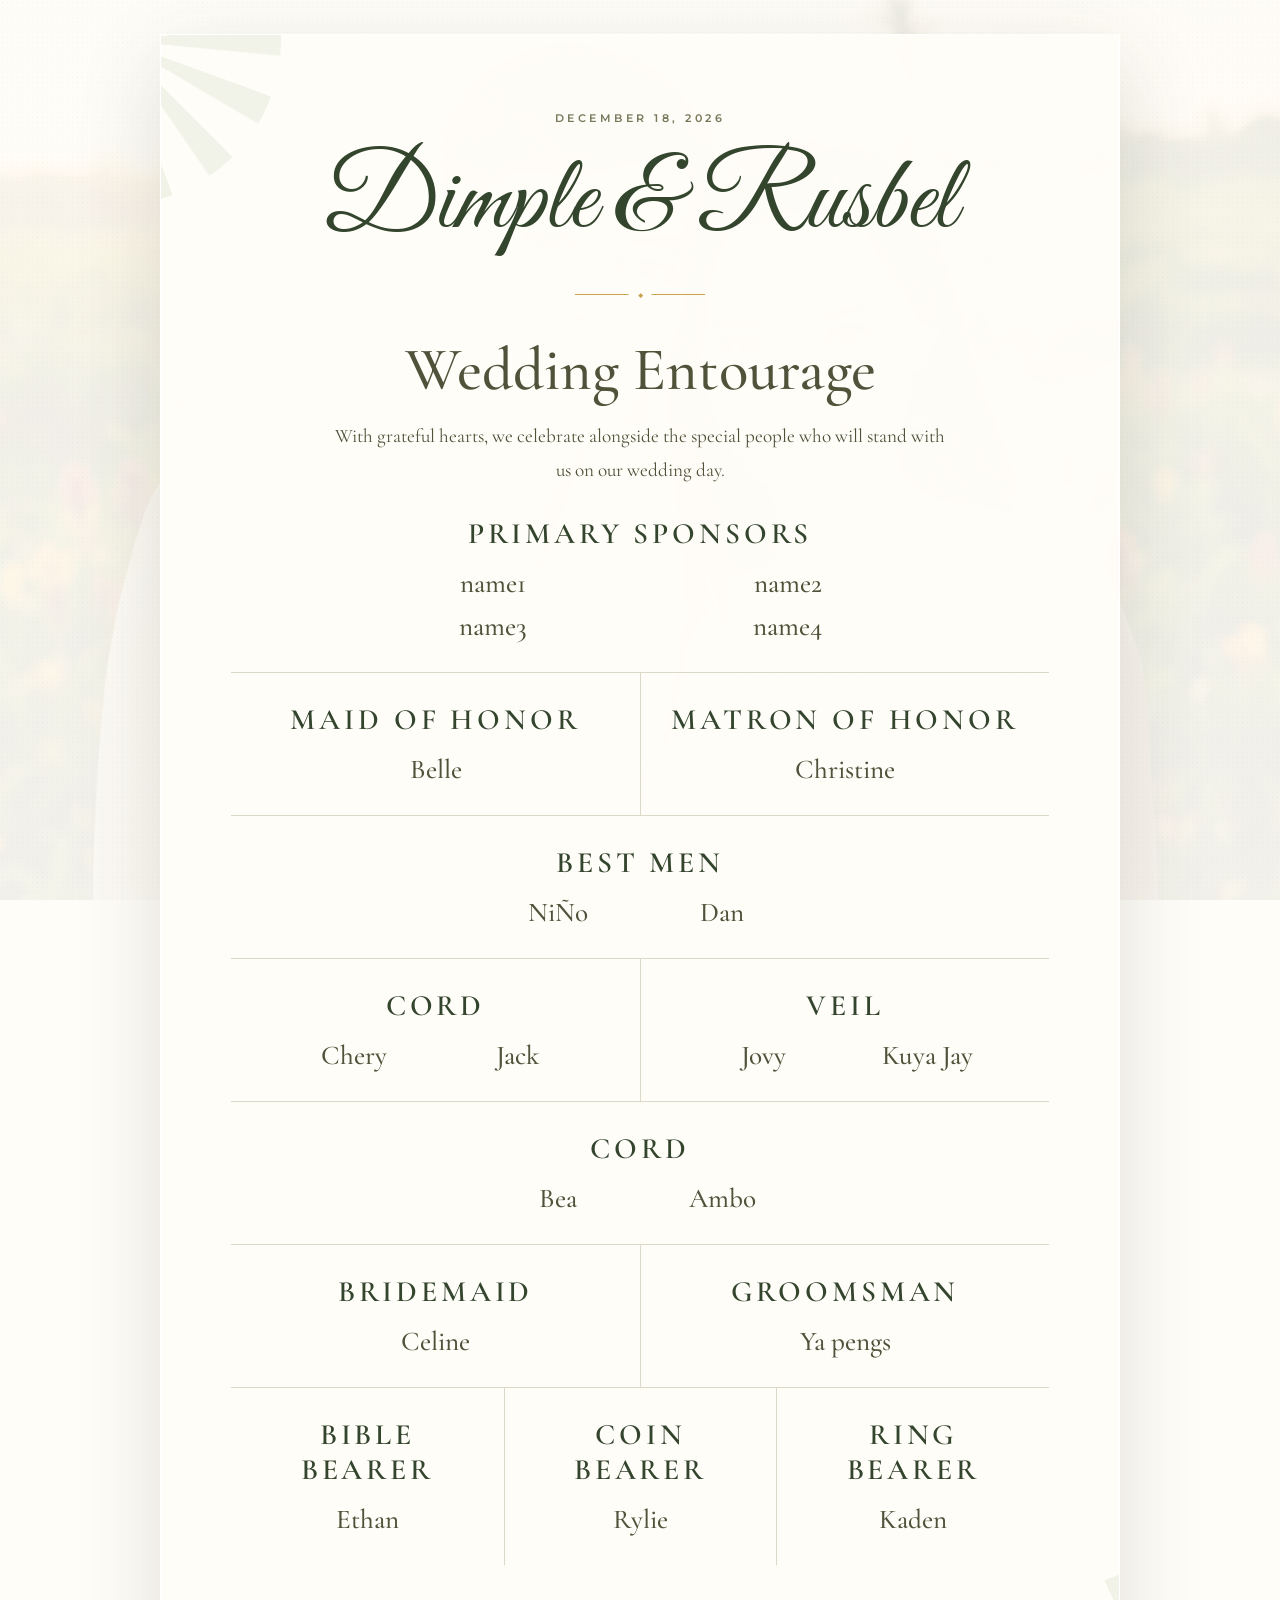
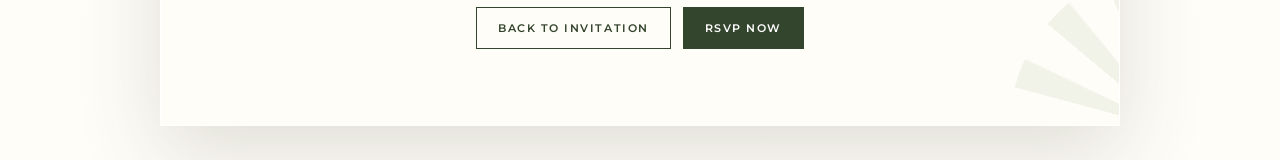
<file: entourage.html>
<!doctype html>
<html lang="en">
<head>
  <meta charset="utf-8">
  <meta name="viewport" content="width=device-width,initial-scale=1">
  <title>Wedding Entourage | Dimple & Rusbel</title>
  <meta name="description" content="The wedding entourage of Dimple and Rusbel.">
  <link rel="preconnect" href="https://fonts.googleapis.com">
  <link rel="preconnect" href="https://fonts.gstatic.com" crossorigin>
  <link href="https://fonts.googleapis.com/css2?family=Cormorant+Garamond:wght@400;500;600&family=Great+Vibes&family=Montserrat:wght@400;500;600&display=swap" rel="stylesheet">
  <style>
    :root{
      --deep:#34452e;
      --ink:#50523a;
      --paper:#fffdf8;
      --cream:#f8f1dc;
      --yellow:#f3d879;
      --gold:#c8a24f;
      --sage:#a9b993;
      --line:rgba(126,119,78,.28);
      --shadow:0 28px 80px rgba(59,62,40,.16);
    }

    *{box-sizing:border-box}
    html{scroll-behavior:smooth}
    body{
      margin:0;
      min-height:100svh;
      font-family:Montserrat,Arial,sans-serif;
      color:var(--ink);
      background:
        linear-gradient(rgba(255,253,248,.92),rgba(255,253,248,.97)),
        url('dimple-rusbel-hero.png') center/cover fixed;
      padding:34px 15px;
    }

    body::before{
      content:"";
      position:fixed;
      inset:0;
      pointer-events:none;
      opacity:.3;
      background-image:radial-gradient(rgba(95,95,65,.15) .55px,transparent .55px);
      background-size:5px 5px;
    }

    .page{
      position:relative;
      width:min(960px,100%);
      margin:auto;
      padding:clamp(34px,7vw,76px) clamp(20px,6vw,70px);
      background:rgba(255,253,248,.94);
      border:1px solid rgba(255,255,255,.9);
      box-shadow:var(--shadow);
      overflow:hidden;
    }

    .page::before,.page::after{
      content:"";
      position:absolute;
      width:330px;
      height:330px;
      border-radius:50%;
      opacity:.16;
      background:repeating-conic-gradient(from 10deg,var(--sage) 0 10deg,transparent 11deg 25deg);
      pointer-events:none;
    }

    .page::before{left:-210px;top:-160px}
    .page::after{right:-220px;bottom:-170px;transform:rotate(150deg)}

    .header{text-align:center;position:relative;z-index:1}
    .eyebrow{font-size:.68rem;letter-spacing:.32em;text-transform:uppercase;font-weight:600;color:#77785b}
    .names{font:400 clamp(3.7rem,10vw,6.6rem) "Great Vibes",cursive;color:var(--deep);margin:12px 0 0}
    h1{font:500 clamp(2.2rem,6vw,3.8rem) "Cormorant Garamond",serif;margin:0}
    .intro{font:1.2rem/1.75 "Cormorant Garamond",serif;max-width:620px;margin:14px auto 0}
    .ornament{width:130px;height:1px;background:var(--gold);margin:25px auto 38px;position:relative}
    .ornament::after{content:"◆";position:absolute;left:50%;top:50%;transform:translate(-50%,-52%);background:var(--paper);padding:0 9px;color:var(--gold);font-size:.55rem}

    .group{
      position:relative;
      z-index:1;
      text-align:center;
      padding:29px 20px;
      border-top:1px solid var(--line);
    }

    .group:first-of-type{border-top:0}
    .group-title{
      margin:0 0 16px;
      font:600 clamp(1.35rem,4vw,1.85rem) "Cormorant Garamond",serif;
      letter-spacing:.13em;
      text-transform:uppercase;
      color:var(--deep);
    }

    .people{display:flex;flex-wrap:wrap;justify-content:center;gap:9px 34px}
    .person{font:500 clamp(1.35rem,3vw,1.7rem) "Cormorant Garamond",serif;min-width:130px}

    .sponsors{
      display:grid;
      grid-template-columns:repeat(2,minmax(150px,1fr));
      max-width:560px;
      gap:10px 30px;
      margin:auto;
    }

    .paired-grid{
      position:relative;
      z-index:1;
      display:grid;
      grid-template-columns:repeat(2,1fr);
      border-top:1px solid var(--line);
    }

    .paired-grid .group{border-top:0}
    .paired-grid .group + .group{border-left:1px solid var(--line)}

    .small-grid{
      position:relative;
      z-index:1;
      display:grid;
      grid-template-columns:repeat(3,1fr);
      border-top:1px solid var(--line);
    }

    .small-grid .group{border-top:0}
    .small-grid .group + .group{border-left:1px solid var(--line)}

    .actions{position:relative;z-index:1;display:flex;justify-content:center;gap:12px;flex-wrap:wrap;margin-top:42px}
    .button{display:inline-flex;align-items:center;justify-content:center;padding:13px 21px;border:1px solid var(--deep);text-decoration:none;font-size:.68rem;font-weight:600;letter-spacing:.14em;text-transform:uppercase;color:var(--deep)}
    .button.primary{background:var(--deep);color:#fff}
    .button:hover{transform:translateY(-2px)}

    @media(max-width:680px){
      body{padding:15px}
      .page{padding:38px 16px}
      .paired-grid,.small-grid{grid-template-columns:1fr}
      .paired-grid .group + .group,.small-grid .group + .group{border-left:0;border-top:1px solid var(--line)}
      .sponsors{grid-template-columns:1fr}
      .group{padding:25px 10px}
    }
  </style>
</head>
<body>
  <main class="page">
    <header class="header">
      <div class="eyebrow">December 18, 2026</div>
      <div class="names">Dimple & Rusbel</div>
      <div class="ornament"></div>
      <h1>Wedding Entourage</h1>
      <p class="intro">With grateful hearts, we celebrate alongside the special people who will stand with us on our wedding day.</p>
    </header>

    <section class="group">
      <h2 class="group-title">Primary Sponsors</h2>
      <div class="sponsors">
        <div class="person">name1</div>
        <div class="person">name2</div>
        <div class="person">name3</div>
        <div class="person">name4</div>
      </div>
    </section>

    <div class="paired-grid">
      <section class="group">
        <h2 class="group-title">Maid of Honor</h2>
        <div class="people"><div class="person">Belle</div></div>
      </section>
      <section class="group">
        <h2 class="group-title">Matron of Honor</h2>
        <div class="people"><div class="person">Christine</div></div>
      </section>
    </div>

    <section class="group">
      <h2 class="group-title">Best Men</h2>
      <div class="people">
        <div class="person">NiÑo</div>
        <div class="person">Dan</div>
      </div>
    </section>

    <div class="paired-grid">
      <section class="group">
        <h2 class="group-title">Cord</h2>
        <div class="people">
          <div class="person">Chery</div>
          <div class="person">Jack</div>
        </div>
      </section>
      <section class="group">
        <h2 class="group-title">Veil</h2>
        <div class="people">
          <div class="person">Jovy</div>
          <div class="person">Kuya Jay</div>
        </div>
      </section>
    </div>

    <section class="group">
      <h2 class="group-title">Cord</h2>
      <div class="people">
        <div class="person">Bea</div>
        <div class="person">Ambo</div>
      </div>
    </section>

    <div class="paired-grid">
      <section class="group">
        <h2 class="group-title">Bridemaid</h2>
        <div class="people"><div class="person">Celine</div></div>
      </section>
      <section class="group">
        <h2 class="group-title">Groomsman</h2>
        <div class="people"><div class="person">Ya pengs</div></div>
      </section>
    </div>

    <div class="small-grid">
      <section class="group">
        <h2 class="group-title">Bible Bearer</h2>
        <div class="people"><div class="person">Ethan</div></div>
      </section>
      <section class="group">
        <h2 class="group-title">Coin Bearer</h2>
        <div class="people"><div class="person">Rylie</div></div>
      </section>
      <section class="group">
        <h2 class="group-title">Ring Bearer</h2>
        <div class="people"><div class="person">Kaden</div></div>
      </section>
    </div>

    <nav class="actions" aria-label="Page navigation">
      <a class="button" href="index.html">Back to Invitation</a>
      <a class="button primary" href="rsvp.html">RSVP Now</a>
    </nav>
  </main>
</body>
</html>
</file>
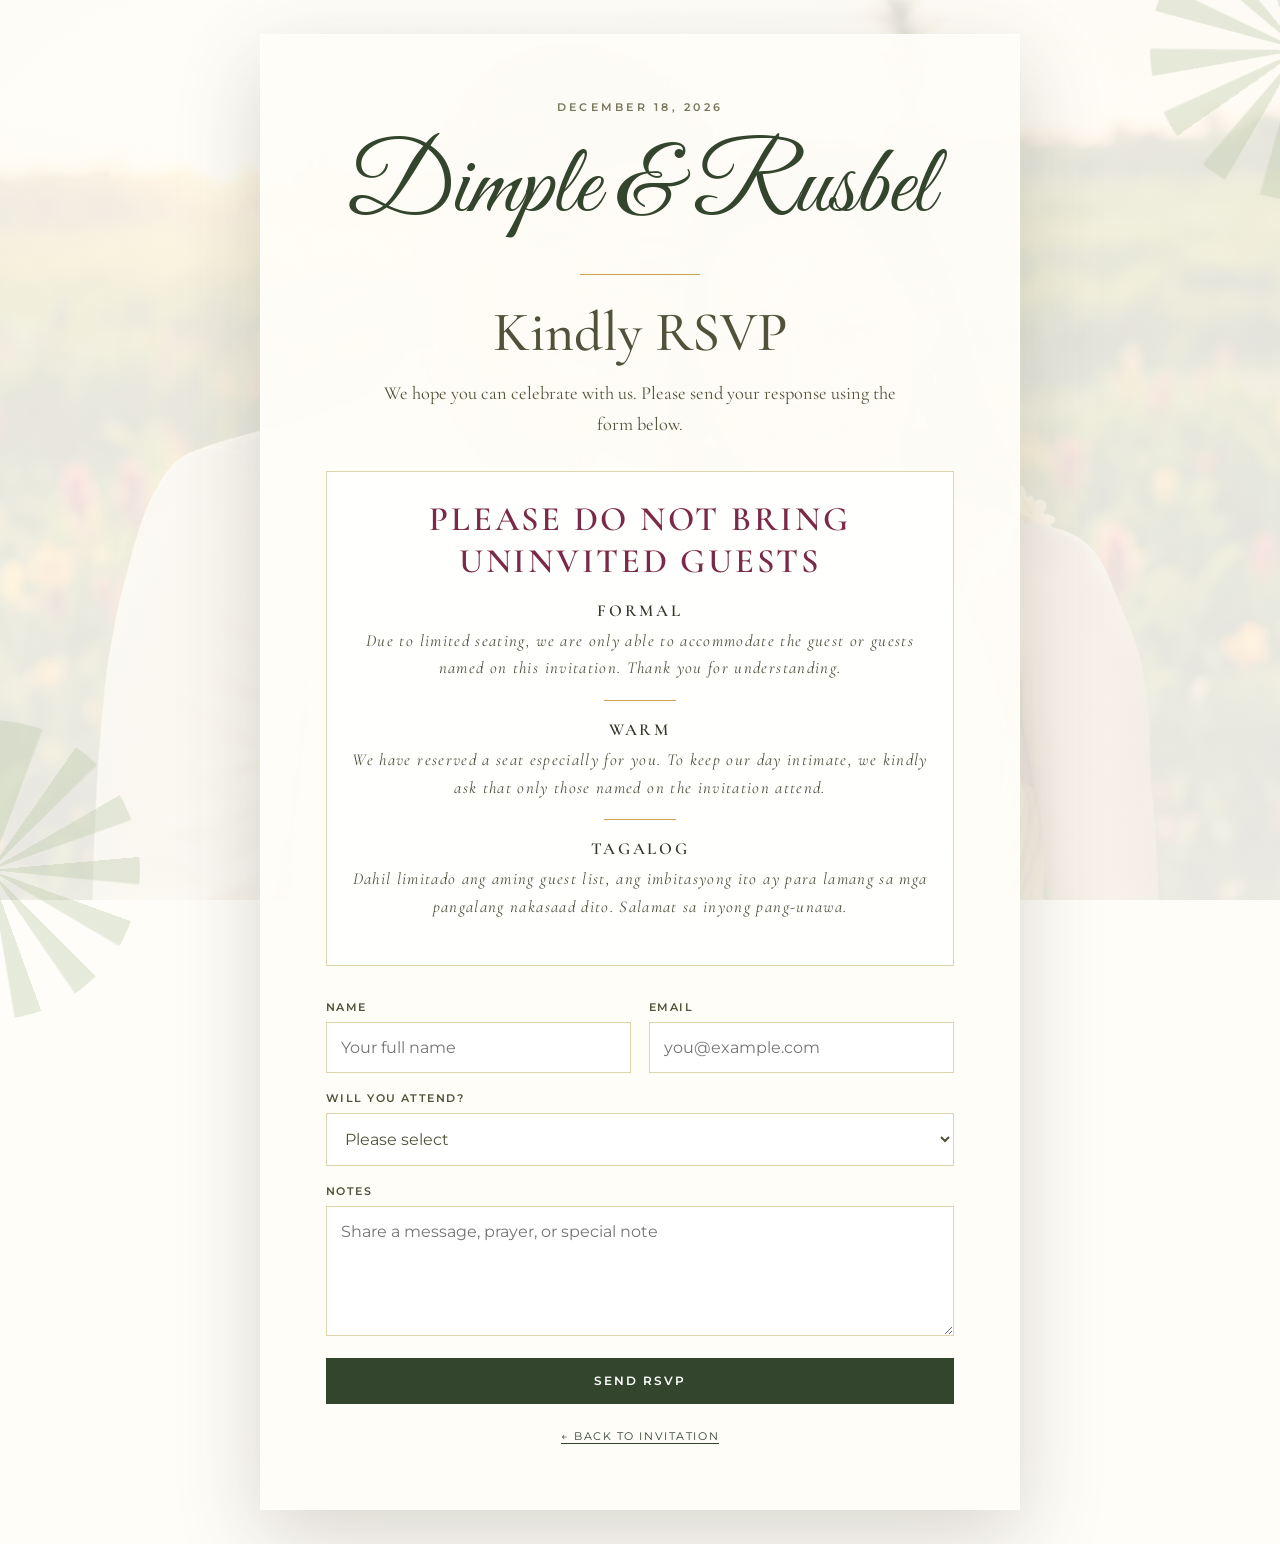
<file: rsvp.html>
<!doctype html>
<html lang="en">
<head>
  <meta charset="utf-8"><meta name="viewport" content="width=device-width,initial-scale=1">
  <title>RSVP | Dimple & Rusbel</title>
  <link rel="preconnect" href="https://fonts.googleapis.com"><link rel="preconnect" href="https://fonts.gstatic.com" crossorigin>
  <link href="https://fonts.googleapis.com/css2?family=Cormorant+Garamond:wght@400;500;600&family=Great+Vibes&family=Montserrat:wght@400;500;600&display=swap" rel="stylesheet">
  <style>
    :root{--deep:#34452e;--ink:#50523a;--paper:#fffdf8;--yellow:#f3d879;--gold:#c8a24f;--line:#ded4ae}*{box-sizing:border-box}body{margin:0;min-height:100svh;font-family:Montserrat,Arial,sans-serif;color:var(--ink);background:linear-gradient(rgba(255,253,248,.87),rgba(255,253,248,.94)),url('dimple-rusbel-hero.png') center/cover fixed;display:grid;place-items:center;padding:34px 15px}body:before,body:after{content:"";position:fixed;width:300px;height:300px;border-radius:50%;z-index:-1;opacity:.35;background:repeating-conic-gradient(from 10deg,#b8c7a4 0 10deg,transparent 11deg 25deg)}body:before{left:-160px;bottom:-120px}body:after{right:-170px;top:-100px;transform:rotate(150deg)}.card{width:min(760px,100%);background:rgba(255,253,248,.93);border:1px solid rgba(255,255,255,.9);box-shadow:0 28px 80px rgba(59,62,40,.2);padding:clamp(30px,6vw,65px);text-align:center}.eyebrow{font-size:.68rem;letter-spacing:.3em;text-transform:uppercase;font-weight:600;color:#77785b}.names{font:400 clamp(3.8rem,10vw,6.2rem) "Great Vibes",cursive;color:var(--deep);margin:13px 0 0}.title{font:500 clamp(2.2rem,6vw,3.5rem) "Cormorant Garamond",serif;margin:0}.intro{font:1.15rem/1.7 "Cormorant Garamond",serif;max-width:520px;margin:12px auto 30px}.ornament{width:120px;height:1px;background:var(--gold);margin:23px auto}form{text-align:left;display:grid;grid-template-columns:1fr 1fr;gap:18px}label{display:block;font-size:.69rem;text-transform:uppercase;letter-spacing:.13em;font-weight:600;margin:0 0 8px}input,select,textarea{width:100%;border:1px solid var(--line);background:white;border-radius:0;padding:15px 14px;font:inherit;color:var(--ink);outline:none}input:focus,select:focus,textarea:focus{border-color:var(--gold);box-shadow:0 0 0 3px rgba(200,162,79,.12)}textarea{min-height:130px;resize:vertical}.full{grid-column:1/-1}.submit{width:100%;border:0;padding:16px;background:var(--deep);color:white;font:600 .72rem Montserrat;letter-spacing:.18em;text-transform:uppercase;cursor:pointer}.submit:hover{background:#506548}.submit:disabled{opacity:.65}.message{display:none;padding:14px;margin-top:15px;text-align:center;background:#f7edc7}.guest-note{margin:0 auto 34px;padding:26px 24px;border:1px solid var(--line);background:rgba(255,255,255,.7);text-align:center}.guest-note h2{margin:0 0 18px;font:600 clamp(1.55rem,4vw,2.15rem) 'Cormorant Garamond',serif;letter-spacing:.08em;text-transform:uppercase;color:#7a2948}.guest-note-block{margin:18px auto;max-width:590px}.guest-note-block h3{margin:0 0 6px;font:600 1.05rem 'Cormorant Garamond',serif;letter-spacing:.16em;text-transform:uppercase;color:#35372b}.guest-note-block p{margin:0;font:italic 1.05rem/1.65 'Cormorant Garamond',serif;letter-spacing:.08em;color:#4f503f}.guest-note-divider{width:72px;height:1px;background:var(--gold);margin:16px auto}.back{display:inline-block;margin-top:25px;font-size:.7rem;letter-spacing:.14em;text-transform:uppercase;color:var(--deep);text-decoration:none;border-bottom:1px solid var(--deep)}@media(max-width:620px){form{grid-template-columns:1fr}.full{grid-column:auto}.card{padding:36px 20px}.names{font-size:4rem}}
  </style>
</head>
<body>
  <main class="card">
    <div class="eyebrow">December 18, 2026</div><div class="names">Dimple & Rusbel</div><div class="ornament"></div><h1 class="title">Kindly RSVP</h1><p class="intro">We hope you can celebrate with us. Please send your response using the form below.</p>
    <section class="guest-note" aria-labelledby="guest-note-title">
      <h2 id="guest-note-title">Please Do Not Bring Uninvited Guests</h2>
      <div class="guest-note-block">
        <h3>Formal</h3>
        <p>Due to limited seating, we are only able to accommodate the guest or guests named on this invitation. Thank you for understanding.</p>
      </div>
      <div class="guest-note-divider"></div>
      <div class="guest-note-block">
        <h3>Warm</h3>
        <p>We have reserved a seat especially for you. To keep our day intimate, we kindly ask that only those named on the invitation attend.</p>
      </div>
      <div class="guest-note-divider"></div>
      <div class="guest-note-block">
        <h3>Tagalog</h3>
        <p>Dahil limitado ang aming guest list, ang imbitasyong ito ay para lamang sa mga pangalang nakasaad dito. Salamat sa inyong pang-unawa.</p>
      </div>
    </section>
    <form id="rsvpForm">
      <div><label for="name">Name</label><input id="name" name="name" autocomplete="name" required placeholder="Your full name"></div>
      <div><label for="email">Email</label><input id="email" name="email" type="email" autocomplete="email" required placeholder="you@example.com"></div>
      <div class="full"><label for="attendance">Will you attend?</label><select id="attendance" name="attendance" required><option value="" selected disabled>Please select</option><option value="Joyfully attending">Joyfully attending</option><option value="Regretfully unable">Regretfully unable</option></select></div>
      <div class="full"><label for="notes">Notes</label><textarea id="notes" name="notes" placeholder="Share a message, prayer, or special note"></textarea></div>
      <div class="full"><button class="submit" type="submit">Send RSVP</button><div class="message" id="message"></div></div>
    </form>
    <a class="back" href="index.html">← Back to invitation</a>
  </main>
  <script>
    const APPS_SCRIPT_URL='PASTE_YOUR_APPS_SCRIPT_WEB_APP_URL_HERE';
    document.getElementById('rsvpForm').addEventListener('submit',async function(e){e.preventDefault();const btn=this.querySelector('button'),msg=document.getElementById('message');if(APPS_SCRIPT_URL.includes('PASTE_YOUR')){alert('Please add your Google Apps Script Web App URL in rsvp.html first.');return}btn.disabled=true;btn.textContent='Sending...';msg.style.display='none';const data=new URLSearchParams(new FormData(this));data.append('submittedAt',new Date().toISOString());try{await fetch(APPS_SCRIPT_URL,{method:'POST',mode:'no-cors',body:data});msg.textContent='Thank you! Your RSVP has been received.';msg.style.display='block';this.reset()}catch(err){msg.textContent='We could not send your RSVP. Please try again.';msg.style.display='block'}finally{btn.disabled=false;btn.textContent='Send RSVP'}});
  </script>
</body>
</html>
</file>
